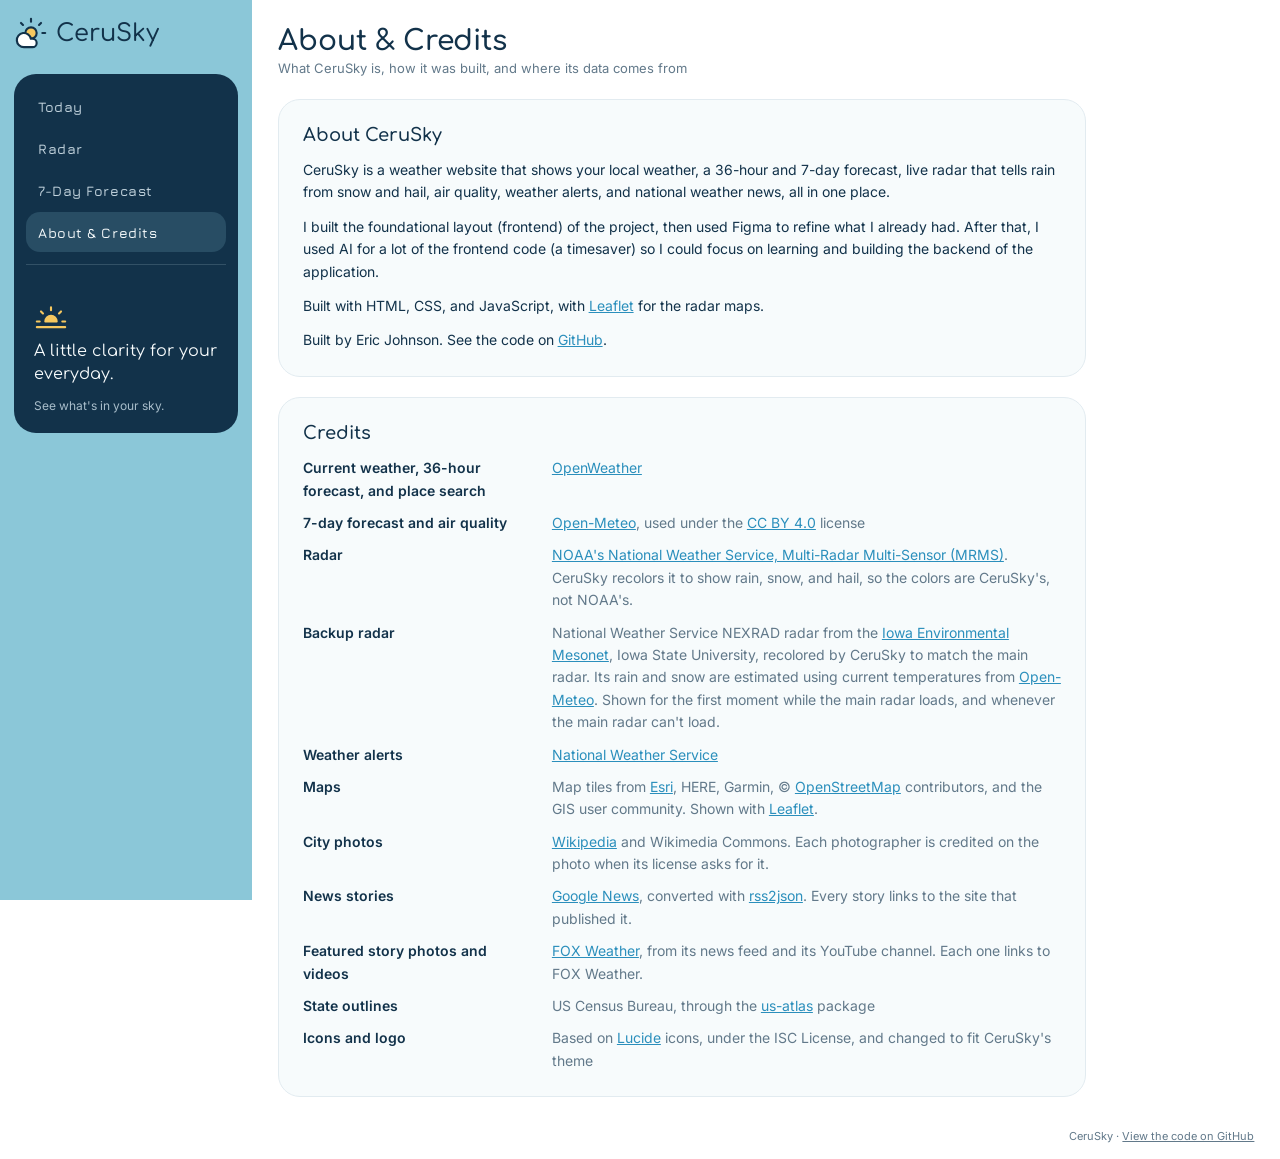
<file: homepage/about.html>
<!DOCTYPE html>
<html lang="en">
<head>
	<meta charset="UTF-8">
	<meta name="viewport" content="width=device-width, initial-scale=1.0">
	<title>About & Credits - CeruSky</title>
	<link rel="icon" href="../images/cerusky-logo.svg" type="image/svg+xml">

    <link rel="preconnect" href="https://fonts.googleapis.com">
    <link rel="preconnect" href="https://fonts.gstatic.com" crossorigin>
    <link href="https://fonts.googleapis.com/css2?family=Comfortaa:wght@400;500;600&family=Inter:wght@400;500;600;700&family=Jura:wght@500;600;700&display=swap" rel="stylesheet">
    <link rel="stylesheet" href="css/index.css">
    <link rel="stylesheet" href="css/leftpanel.css">
    <link rel="stylesheet" href="css/content.css">
    <link rel="stylesheet" href="css/pages.css">
</head>
<body>

    <svg class="IconSprite" aria-hidden="true">
        <symbol id="icon-sunrise" viewBox="0 0 24 24"><path d="M8 18a4 4 0 0 1 8 0Z" fill="#F6C85F" stroke="#F6C85F" stroke-width="1.5"/><path d="M12 8v2M4.93 10.93l1.41 1.41M19.07 10.93l-1.41 1.41M2 18h2M20 18h2M2 22h20" stroke="#F6C85F" stroke-width="1.5"/></symbol>
    </svg>

    <aside class="LeftPanel">
        <div class="CeruBox">
            <a class="CeruContainer" href="index.html" aria-label="CeruSky home">
                <img class="logo" src="../images/cerusky-logo.svg" alt="">
                <span class="span">CeruSky</span>
            </a>
        </div>

        <div class="PanelSpace">
            <!-- site.js fills in the buttons for each page -->
            <nav class="PageNav" aria-label="Pages">
                <ul class="PageLinks" id="page-links"></ul>
            </nav>

            <div class="PanelTagline">
                <svg class="Icon"><use href="#icon-sunrise"/></svg>
                <p class="TaglineMain">A little clarity for your everyday.</p>
                <p class="TaglineSub">See what's in your sky.</p>
            </div>
        </div>
    </aside>

    <div class="create">
        <main class="content AboutContent">

            <div class="PageHeading">
                <div>
                    <h1>About & Credits</h1>
                    <p class="Muted">What CeruSky is, how it was built, and where its data comes from</p>
                </div>
            </div>

            <section class="Card AboutCard" aria-labelledby="about-title">
                <h2 id="about-title">About CeruSky</h2>
                <p>CeruSky is a weather website that shows your local weather, a 36-hour and 7-day forecast, live radar that tells rain from snow and hail, air quality, weather alerts, and national weather news, all in one place.</p>
                <p>I built the foundational layout (frontend) of the project, then used Figma to refine what I already had. After that, I used AI for a lot of the frontend code (a timesaver) so I could focus on learning and building the backend of the application.</p>
                <p>Built with HTML, CSS, and JavaScript, with <a href="https://leafletjs.com/" target="_blank" rel="noopener noreferrer">Leaflet</a> for the radar maps.</p>
                <p>Built by Eric Johnson. See the code on <a href="https://github.com/Ericlamosca/CeruSky" target="_blank" rel="noopener noreferrer">GitHub</a>.</p>
            </section>

            <section class="Card AboutCard" aria-labelledby="credits-title">
                <h2 id="credits-title">Credits</h2>
                <dl class="CreditList">
                    <dt>Current weather, 36-hour forecast, and place search</dt>
                    <dd><a href="https://openweathermap.org/" target="_blank" rel="noopener noreferrer">OpenWeather</a></dd>

                    <dt>7-day forecast and air quality</dt>
                    <dd><a href="https://open-meteo.com/" target="_blank" rel="noopener noreferrer">Open-Meteo</a>, used under the <a href="https://creativecommons.org/licenses/by/4.0/" target="_blank" rel="noopener noreferrer">CC BY 4.0</a> license</dd>

                    <dt>Radar</dt>
                    <dd><a href="https://www.nssl.noaa.gov/projects/mrms/" target="_blank" rel="noopener noreferrer">NOAA's National Weather Service, Multi-Radar Multi-Sensor (MRMS)</a>. CeruSky recolors it to show rain, snow, and hail, so the colors are CeruSky's, not NOAA's.</dd>

                    <dt>Backup radar</dt>
                    <dd>National Weather Service NEXRAD radar from the <a href="https://mesonet.agron.iastate.edu/" target="_blank" rel="noopener noreferrer">Iowa Environmental Mesonet</a>, Iowa State University, recolored by CeruSky to match the main radar. Its rain and snow are estimated using current temperatures from <a href="https://open-meteo.com/" target="_blank" rel="noopener noreferrer">Open-Meteo</a>. Shown for the first moment while the main radar loads, and whenever the main radar can't load.</dd>

                    <dt>Weather alerts</dt>
                    <dd><a href="https://www.weather.gov/" target="_blank" rel="noopener noreferrer">National Weather Service</a></dd>

                    <dt>Maps</dt>
                    <dd>Map tiles from <a href="https://www.esri.com/" target="_blank" rel="noopener noreferrer">Esri</a>, HERE, Garmin, &copy; <a href="https://www.openstreetmap.org/copyright" target="_blank" rel="noopener noreferrer">OpenStreetMap</a> contributors, and the GIS user community. Shown with <a href="https://leafletjs.com/" target="_blank" rel="noopener noreferrer">Leaflet</a>.</dd>

                    <dt>City photos</dt>
                    <dd><a href="https://www.wikipedia.org/" target="_blank" rel="noopener noreferrer">Wikipedia</a> and Wikimedia Commons. Each photographer is credited on the photo when its license asks for it.</dd>

                    <dt>News stories</dt>
                    <dd><a href="https://news.google.com/" target="_blank" rel="noopener noreferrer">Google News</a>, converted with <a href="https://rss2json.com/" target="_blank" rel="noopener noreferrer">rss2json</a>. Every story links to the site that published it.</dd>

                    <dt>Featured story photos and videos</dt>
                    <dd><a href="https://www.foxweather.com/" target="_blank" rel="noopener noreferrer">FOX Weather</a>, from its news feed and its YouTube channel. Each one links to FOX Weather.</dd>

                    <dt>State outlines</dt>
                    <dd>US Census Bureau, through the <a href="https://github.com/topojson/us-atlas" target="_blank" rel="noopener noreferrer">us-atlas</a> package</dd>

                    <dt>Icons and logo</dt>
                    <dd>Based on <a href="https://lucide.dev/" target="_blank" rel="noopener noreferrer">Lucide</a> icons, under the ISC License, and changed to fit CeruSky's theme</dd>
                </dl>
            </section>

        </main>

        <footer class="SiteFooter">
            CeruSky · <a href="https://github.com/Ericlamosca/CeruSky" target="_blank" rel="noopener noreferrer">View the code on GitHub</a>
        </footer>
    </div>

    <script src="site.js"></script>
</body>
</html>
</file>
<file: homepage/css/index.css>
/*Colors and fonts used across the whole app*/

:root {
    --sky: #8BC7D8;
    --navy: #12324A;
    --accent: #2B8FBC;
    --cloud: #F7FBFC;
    --sun: #F6C85F;
    --sun-tint: #FEF5DC;
    --tint: #E9F3F8;
    --line: #E2EBF0;
    --muted: #62798A;

    --font-body: "Inter", Arial, sans-serif;
    --font-nav: "Jura", Arial, sans-serif;
    --font-brand: "Comfortaa", Arial, sans-serif;
}

* {
    box-sizing: border-box;
    margin: 0;
    padding: 0;
}

body {
    display: flex;
    background-color: white;
    color: var(--navy);
    font-family: var(--font-body);
}

button {
    border: none;
    background: none;
    color: inherit;
    font: inherit;
    cursor: pointer;
}

button:focus-visible,
input:focus-visible {
    outline: 2px solid var(--accent);
    outline-offset: 2px;
}

/*Shared icon styling*/

.IconSprite {
    display: none;
}

.Icon {
    width: 1em;
    height: 1em;
    flex-shrink: 0;

    fill: none;
    stroke: currentColor;
    stroke-width: 2;
    stroke-linecap: round;
    stroke-linejoin: round;
}
</file>
<file: homepage/css/leftpanel.css>
/*Left Panel, including logo and navigation*/

.LeftPanel {
    position: sticky;
    top: 0;
    flex-shrink: 0;

    height: 100vh;
    width: clamp(252px, 15.5vw, 296px);
    padding: 16px 14px;
    overflow-y: auto;

    background-color: var(--sky);

    display: flex;
    flex-direction: column;
    gap: 20px;
}

/*Logo and Span styling*/

.logo {
	width: 34px;
	height: auto;
	display: block;
	transition: transform 0.2s ease;
}

.CeruContainer:hover .logo {
	transform: scale(1.1);
}

.CeruContainer {
    display: inline-flex;
    align-items: center;
    gap: 8px;

    border-radius: 6px;
    text-decoration: none;
}

.CeruContainer:focus-visible {
    outline: 2px solid var(--navy);
    outline-offset: 3px;
}

.span {
    font-size: 24px;
    font-family: var(--font-brand);
    font-weight: 500;
    line-height: 1;
    color: var(--navy);

    /*Balances the "y" tail so the word centers on the logo icon*/
    margin-top: 2px;
}

/*Live weather card*/

.LiveWeather {
    flex-shrink: 0;
    min-height: 200px;
    padding: 20px 16px;

    display: flex;
    flex-direction: column;
    align-items: center;
    justify-content: center;
    gap: 6px;
    text-align: center;

    background-color: var(--cloud);
    border-radius: 22px;

    font-size: 14px;

    background-color: #F7FBFC;
}

/* The weather itself, which leftpanel.js replaces. It lines up the same way the card does. */
.LiveWeatherInfo {
    display: flex;
    flex-direction: column;
    align-items: center;
    gap: 6px;
}

/* Air quality, at the bottom of the weather card (airquality.js fills it in) */
.AirQuality {
    width: 100%;
    margin-top: 10px;
    padding-top: 12px;
    border-top: 1px solid var(--line);

    display: grid;
    justify-items: center;
    gap: 8px;
    text-align: center;
}

.AirQuality[hidden] {
    display: none;
}

.AqiLabel {
    font-family: var(--font-nav);
    font-size: 11px;
    font-weight: 700;
    letter-spacing: 0.1em;
    text-transform: uppercase;
    color: var(--muted);
}

.AqiMain {
    display: flex;
    align-items: center;
    gap: 10px;
}

/* The AQI number in a circle of its category's color */
.AqiValue {
    width: 40px;
    height: 40px;
    flex-shrink: 0;

    display: flex;
    align-items: center;
    justify-content: center;

    border: 3px solid var(--aqi-color, var(--sky));
    border-radius: 50%;

    font-size: 15px;
    font-weight: 700;
}

.AqiCategory {
    font-size: 14px;
    font-weight: 600;
    text-align: left;
}

/* The six EPA categories, each the same width, with a marker for the current reading */
.AqiScale {
    position: relative;
    width: 100%;
    height: 5px;
    border-radius: 4px;
    background: linear-gradient(to right,
        #3FB950 0 16.66%, #E3B505 16.66% 33.33%, #F08A24 33.33% 50%,
        #E5484D 50% 66.66%, #8E4EC6 66.66% 83.33%, #7E1F3B 83.33% 100%);
}

.AqiMarker {
    position: absolute;
    top: 50%;
    width: 12px;
    height: 12px;
    transform: translate(-50%, -50%);

    border: 2px solid white;
    border-radius: 50%;
    background-color: var(--navy);
    box-shadow: 0 1px 3px rgba(18, 50, 74, 0.35);
}

.AqiAdvice {
    font-size: 12px;
    line-height: 1.45;
    color: var(--muted);
}

.AqiSource {
    font-size: 10px;
    color: var(--muted);
}

.AqiSource a {
    color: inherit;
}

/* °F / °C switch, on its own row under the weather card */
.UnitRow {
    margin-top: -8px; /* Sits a little closer to the weather card it belongs to */
    padding: 0 6px;

    display: flex;
    align-items: center;
    justify-content: space-between;
    gap: 8px;
}

.UnitLabel {
    font-family: var(--font-nav);
    font-size: 12px;
    font-weight: 700;
    letter-spacing: 0.1em;
    text-transform: uppercase;
    color: var(--navy);
}

.UnitToggle {
    flex-shrink: 0;
    padding: 3px;

    display: flex;
    gap: 2px;

    background-color: var(--tint);
    border-radius: 10px;
}

.UnitToggle button {
    min-height: 26px;
    padding: 4px 9px;
    border-radius: 8px;

    font-size: 12px;
    font-weight: 600;
    color: #3E5A6E; /* Darker than the usual gray, so the unselected unit is easy to see */

    transition: background-color 0.2s ease, color 0.2s ease;
}

.UnitToggle button:hover:not(.UnitActive) {
    color: var(--navy);
}

.UnitToggle .UnitActive {
    background-color: white;
    color: var(--navy);
    box-shadow: 0 1px 3px rgba(18, 50, 74, 0.12);
}

.LiveCity {
    display: flex;
    align-items: center;
    gap: 6px;

    font-size: 14px;
    font-weight: 600;
}

.LiveCity .Icon {
    color: var(--accent);
    font-size: 16px;
}

.LiveRegion,
.LiveDetails {
    font-size: 12px;
    color: var(--muted);
}

.LiveTemp {
    font-size: 48px;
    font-weight: 400;
    line-height: 1.15;
}

.LiveTemp span {
    margin-left: 2px;
    vertical-align: super;

    font-size: 16px;
    color: var(--muted);
}

.LiveCondition {
    font-size: 16px;
    font-weight: 500;
}

.LiveWind {
    display: flex;
    align-items: center;
    gap: 6px;
    margin-top: 6px;

    font-family: var(--font-nav);
    font-size: 14px;
    font-weight: 600;
}

.LiveWindIcon {
    width: 20px;
    height: 20px;
}

.WeatherIcon {
    width: clamp(56px, 5vw, 80px);
    height: auto;
    aspect-ratio: 1;
    flex-shrink: 0;

}

/*Navigation box styling*/

.PanelSpace {
    flex-shrink: 0;
    padding: 12px;

    display: flex;
    flex-direction: column;
    gap: 15px;

    background-color: var(--navy);
    border-radius: 22px;
}

.PanelLabel {
    font-family: var(--font-nav);
    font-size: 12px;
    font-weight: 700;
    letter-spacing: 0.1em;
    text-transform: uppercase;
    color: #B5CAD6;
}

.PanelBox {
    width: 100%;
    min-height: 46px;
    padding: 10px 12px;

    display: flex;
    align-items: center;
    gap: 12px;

    transition: background-color 0.5s ease, color 0.5s ease;

    font-family: var(--font-nav);
    font-size: clamp(14px, 1vw, 16px);
    font-weight: 600;
    letter-spacing: 0.04em;
    text-align: left;
    color: #C3D4DE;

    border-radius: 14px;
}

.PanelBox:hover {
    background-color: var(--accent);
    color: var(--cloud);
}

/* Saved cities and recent searches */
.PanelSection {
    display: flex;
    flex-direction: column;
    gap: 6px;
}

.PlaceList {
    list-style: none;

    display: flex;
    flex-direction: column;
    gap: 2px;
}

.PlaceItem {
    display: flex;
    align-items: center;
    gap: 4px;
}

.PlaceItem .PanelBox {
    min-height: 40px;
}

/* The city or page you're on right now */
.PanelBox[aria-current] {
    background-color: rgba(139, 199, 216, 0.18);
    color: var(--cloud);
}

/* Page buttons (site.js builds them). They're links, styled like the other panel buttons. */
.PageNav {
    padding-bottom: 12px;
    border-bottom: 1px solid rgba(181, 202, 214, 0.2);
}

.PageLinks {
    list-style: none;

    display: flex;
    flex-direction: column;
    gap: 2px;
}

.PageLinks .PanelBox {
    min-height: 40px;
    text-decoration: none;
}

.PlaceRemove {
    flex-shrink: 0;
    width: 32px;
    height: 32px;

    border-radius: 50%;

    font-size: 18px;
    line-height: 1;
    color: #A8BDCA;

    transition: background-color 0.3s ease, color 0.3s ease;
}

.PlaceRemove:hover {
    background-color: rgba(247, 251, 252, 0.12);
    color: var(--cloud);
}

.PanelEmpty {
    padding: 0 12px;

    font-size: 12px;
    line-height: 1.45;
    color: #A8BDCA;
}

.PanelEmpty[hidden] {
    display: none;
}

.PanelTagline {
    margin-top: 16px;
    padding: 0 8px 8px;
}

.PanelTagline .Icon {
    color: var(--sun);
    font-size: 34px;
}

.TaglineMain {
    margin-top: 6px;

    font-family: var(--font-brand);
    font-size: 16px;
    line-height: 1.45;
    color: var(--cloud);
}

.TaglineSub {
    margin-top: 12px;
    font-size: 12px;
    color: #A8BDCA;
}
</file>
<file: homepage/css/content.css>
/* Container for the entire page content*/

.create {
    flex: 1;
    min-width: 0;
}

.Muted {
    font-size: 13px;
    line-height: 1.5;
    color: var(--muted);
}

/* -------- */

/* Header, including the Search Bar, Submit, location, and units*/

.Header {
    min-height: 88px;
    padding: 12px clamp(16px, 2vw, 28px);

    border-bottom: 1px solid var(--line);

    display: flex;
    flex-wrap: wrap;
    align-items: center;
    justify-content: space-between;
    gap: 12px 24px;
}

.SearchBox {
    position: relative;
    flex: 0 1 310px;
    min-width: 220px;

    display: flex;
    align-items: center;
}

.SearchIcon {
    position: absolute;
    left: 14px;

    font-size: 16px;
    color: var(--muted);
    pointer-events: none;
}

.SearchBar {
    width: 100%;
    height: 44px;
    padding: 0 48px 0 40px;

    border: 1px solid var(--line);
    border-radius: 30px;
    background-color: var(--cloud);

    font-family: var(--font-body);
    font-size: 13px;
    color: var(--navy);
}

.SearchBar:focus {
    outline: none;
    border: 2px solid var(--sky);
}

.SearchSubmit {
    position: absolute;
    right: 6px;

    width: 32px;
    height: 32px;

    border-radius: 50%;
    background-color: var(--sky);
    color: var(--navy);

    display: flex;
    align-items: center;
    justify-content: center;

    font-size: 17px;
}

/* Sits under the search bar so the header doesn't jump when it appears */
.SearchMessage {
    position: absolute;
    top: calc(100% + 4px);
    left: 16px;
    right: 0;

    font-size: 12px;
    color: var(--muted);
}

.SearchMessage[hidden] {
    display: none;
}


/* -------- */

/* Page heading above the cards */

.content {
    padding: 24px clamp(16px, 2vw, 28px) 32px;
    display: grid;
    gap: 20px;
}

.PageHeading {
    display: flex;
    flex-wrap: wrap;
    align-items: flex-start;
    justify-content: space-between;
    gap: 8px 24px;
}

h1 {
    font-family: var(--font-brand);
    font-size: clamp(21px, 1.2rem + 0.7vw, 30px);
    font-weight: 600;
    line-height: 1.25;
}

/* The city name with its Save button beside it */
.PageTitle {
    display: flex;
    flex-wrap: wrap;
    align-items: center;
    gap: 6px 12px;
}

.SaveCity {
    min-height: 32px;
    padding: 4px 12px;

    display: inline-flex;
    align-items: center;
    gap: 6px;

    border: 1px solid var(--line);
    border-radius: 30px;
    background-color: var(--cloud);

    font-size: 12px;
    font-weight: 600;
    color: var(--navy);

    transition: background-color 0.3s ease;
}

.SaveCity[hidden] {
    display: none;
}

.SaveCity:hover:not(:disabled) {
    background-color: var(--tint);
}

/* Drawn like the CeruSky logo: a thin navy outline, white until saved, then sun yellow */
.SaveCity .Icon {
    font-size: 16px;
    fill: #FFFFFF;
    stroke: var(--navy);
    stroke-width: 1.5;
    transition: fill 0.3s ease;
}

.SaveCity[aria-pressed="true"] {
    border-color: var(--sun);
    background-color: var(--sun-tint);
}

.SaveCity[aria-pressed="true"] .Icon {
    fill: var(--sun);
}

.SaveCity:disabled {
    cursor: default;
    color: var(--muted);
}

.PageDate {
    display: grid;
    gap: 4px;
    justify-items: end;
}

.DateLine {
    font-size: 13px;
    font-weight: 500;
}

/* -------- */

/* Forecast, Radar, and News Cards */

/* Open forecast: keep the other cards at their normal height */
.interactive:has(.ForecastDetails:not([hidden])) {
    align-items: start;
}

.interactive {
    display: grid;
    grid-template-columns: repeat(3, minmax(0, 1fr));
    gap: 16px;
}

.Card {
    min-width: 0;
    padding: 20px 16px;

    display: flex;
    flex-direction: column;
    gap: 14px;

    border: 1px solid var(--line);
    border-radius: 22px;

    background-color: var(--cloud);
}

.CardHeader {
    display: flex;
    align-items: center;
    gap: 12px;
}

h2 {
    font-family: var(--font-brand);
    font-size: 18px;
    font-weight: 600;
    line-height: 1.3;
}

h3 {
    font-size: 14px;
    font-weight: 600;
    line-height: 1.4;
}

.SectionLabel {
    font-family: var(--font-nav);
    font-size: 12px;
    font-weight: 700;
    letter-spacing: 0.1em;
    text-transform: uppercase;
    color: var(--muted);
}

.CardButton {
    margin-top: auto;
    min-height: 46px;
    padding: 10px 16px;

    display: flex;
    align-items: center;
    justify-content: center;
    gap: 8px;

    background-color: var(--sky);
    border-radius: 12px;

    font-size: 13px;
    font-weight: 600;
    color: var(--navy);

    transition: background-color 0.3s ease;
}

.CardButton:hover {
    background-color: #76B8CB;
}

.SunIcon {
    color: var(--sun);
}

.MoonIcon {
    color: var(--accent);
}

/* 36-Hour Forecast */

.ForecastSummary {
    padding: 12px 14px;

    display: flex;
    align-items: center;
    gap: 10px;

    background-color: var(--sun-tint);
    border-radius: 12px;

    font-size: 13px;
    line-height: 1.4;
}

.ForecastSummary .ForecastIcon {
    width: 26px;
    height: 26px;
}

.HourlyRow {
    display: grid;
    grid-template-columns: repeat(4, minmax(0, 1fr));
    padding-bottom: 14px;
    border-bottom: 1px solid var(--line);
}

.Hour {
    display: grid;
    gap: 6px;
    justify-items: center;
}

.HourTime {
    font-size: 12px;
    color: var(--muted);
}

.HourNow {
    font-weight: 600;
    color: var(--accent);
}

.ForecastIcon {
    display: block;
    flex-shrink: 0;
    width: 34px;
    height: 34px;
}

.HourTemp {
    font-size: 16px;
    font-weight: 600;
}

.ForecastPeriods {
    display: grid;
    gap: 14px;
}

.ForecastDetails {
    display: grid;
    gap: 12px;
    padding-top: 14px;
    border-top: 1px solid var(--line);
}

.ForecastDetails[hidden] {
    display: none;
}

.TableScroll {
    overflow-x: auto;
}

.HourlyTable {
    width: 100%;
    border-collapse: collapse;

    font-size: 12px;
    text-align: left;
    white-space: nowrap;
}

.HourlyTable th,
.HourlyTable td {
    padding: 6px 8px 6px 0;
    border-bottom: 1px solid var(--line);
}

.HourlyTable thead th {
    font-weight: 600;
    color: var(--muted);
}

.HourlyTable tbody th {
    font-weight: 600;
}

.TableTemp {
    display: flex;
    align-items: center;
    gap: 4px;
}

.TableTemp .ForecastIcon {
    width: 22px;
    height: 22px;
}

.Period {
    display: flex;
    justify-content: space-between;
    align-items: flex-start;
    gap: 12px;
}

.Period + .Period {
    padding-top: 14px;
    border-top: 1px solid var(--line);
}

.PeriodText {
    min-width: 0;
    display: grid;
    gap: 4px;
}

.PeriodName {
    font-size: 15px;
    font-weight: 600;
}

.PeriodName span {
    margin-left: 6px;

    font-size: 12px;
    font-weight: 400;
    text-transform: uppercase;
    color: var(--muted);
}

.PeriodStats {
    display: flex;
    flex-wrap: wrap;
    gap: 4px 14px;
    margin-top: 4px;

    font-size: 12px;
    color: var(--muted);
}

.PeriodStats span {
    display: flex;
    align-items: center;
    gap: 6px;
}

.PeriodStats .Icon {
    font-size: 14px;
    color: var(--accent);
}

.PeriodTemp {
    flex-shrink: 0;
    display: flex;
    align-items: center;
    gap: 8px;

    font-size: 24px;
}

/* Radar */

/* Keeps a map shape at any card width, without growing too tall */
.RadarMap {
    position: relative;
    overflow: hidden;
    flex-shrink: 0;
    width: 100%;
    aspect-ratio: 16 / 10;
    min-height: 220px;
    max-height: 380px;
    border-radius: 14px;
}

#radar-map-view {
    width: 100%;
    height: 100%;
}

/* The map's credits (required by Esri, OpenStreetMap, and the radar sources).
   Smaller text, kept to the right of the play button so they never cover it. */
.RadarMap .leaflet-control-attribution {
    max-width: calc(100% - 130px);
    padding: 2px 6px;

    border-top-left-radius: 8px;
    background-color: rgba(255, 255, 255, 0.85);

    font-size: 9px;
    line-height: 1.35;
    text-align: right;
}

.RadarPlayback {
    position: absolute;
    z-index: 1000; /* Above the map's credits */
    left: 8px;
    bottom: 8px;
    padding: 3px 8px 3px 3px;

    display: flex;
    align-items: center;
    gap: 6px;

    background-color: white;
    border-radius: 16px;

    font-size: 12px;
    font-weight: 600;
    font-variant-numeric: tabular-nums;
}

.RadarPlayback button {
    width: 26px;
    height: 26px;

    display: flex;
    align-items: center;
    justify-content: center;

    background-color: var(--tint);
    border-radius: 50%;

    font-size: 9px;
    color: var(--navy);
}

.RadarPlayback button[hidden] {
    display: none;
}

.ZoomControls {
    position: absolute;
    z-index: 500;
    top: 3.5%;
    right: 2.2%;

    display: grid;
    background-color: white;
    border-radius: 8px;
}

.ZoomControls button {
    width: 30px;
    height: 30px;

    display: flex;
    align-items: center;
    justify-content: center;

    font-size: 16px;
}

/* The forecast bars under the radar key, set apart with a line so they don't read as part of the radar */
.RadarTimelineBlock {
    padding-top: 14px;
    border-top: 1px solid var(--line);

    display: grid;
    gap: 8px;
}

.RadarTimeline {
    display: grid;
    grid-template-columns: repeat(12, minmax(0, 1fr));
    gap: 4px;
}

.TimelineStep {
    min-width: 0;
    display: grid;
    gap: 4px;
}

.TimelineBarArea {
    height: 46px;
    display: flex;
    align-items: flex-end;

    border-bottom: 1px solid var(--line);
}

.TimelineBar {
    width: 100%;
    min-height: 2px;
    border-radius: 3px 3px 0 0;
}

.TimelineLabel {
    min-height: 14px;
    font-size: 11px;
    white-space: nowrap;
    color: var(--muted);
}

.RadarLegend {
    display: flex;
    flex-wrap: wrap;
    align-items: center;
    gap: 6px 16px;

    font-size: 12px;
    color: var(--muted);
}

.LegendItem {
    display: flex;
    align-items: center;
    gap: 6px;
}

/* "Backup radar: can't tell rain from snow", next to the backup's key */
.LegendNote {
    font-size: 11px;
    font-style: italic;
}

/* Same colors as RADAR_COLORS in radar.js, light on the left to heavy on the right */
.LegendScale {
    width: 64px;
    height: 6px;
    border-radius: 4px;
}

.RainScale {
    background: linear-gradient(to right, #9BE08F, #4CC14C, #1E8C2E, #F6E33B, #F5A623, #E8501C, #C8102E, #9B1B6E);
}

.SnowScale {
    background: linear-gradient(to right, #C4E4FA, #8CC8F5, #5AA6EA, #2F7FD6, #1858B8, #0B3A8C);
}

.HailScale {
    width: 24px;
    background: linear-gradient(to right, #FF7AD1, #D61FA8);
}

/* Shown instead of the three keys when the backup radar is on.
   These are the National Weather Service's standard radar colors, which the backup uses. */
.BackupScale {
    width: 96px;
    background: linear-gradient(to right, #04E9E7, #019FF4, #02FD02, #008E00, #FDF802, #FD9500, #FD0000, #F800FD);
}

/* The forecast bars under the map still use these blues */

.Level1 { background-color: #C9E6EF; }
.Level2 { background-color: var(--sky); }
.Level3 { background-color: #4FA9CB; }
.Level4 { background-color: var(--accent); }
.Level5 { background-color: var(--navy); }

.RadarNote {
    padding-top: 14px;
    border-top: 1px solid var(--line);

    display: flex;
    gap: 12px;
}

/* "Full radar" link in the Local Radar card's header */
.CardLink {
    margin-left: auto;
    padding: 6px 12px;

    display: inline-flex;
    align-items: center;
    gap: 6px;
    flex-shrink: 0;

    border: 1px solid var(--line);
    border-radius: 30px;
    background-color: white;

    font-size: 12px;
    font-weight: 600;
    color: var(--navy);
    text-decoration: none;

    transition: background-color 0.3s ease;
}

.CardLink:hover {
    background-color: var(--tint);
}

.CardLink .Icon {
    color: var(--accent);
}

/* Small "where this data comes from" line, used on the Radar and 7-Day Forecast pages */
.DataSource {
    font-size: 12px;
    color: var(--muted);
}

.DataSource a {
    color: inherit;
}

/* -------- Weather alert banner, top of the homepage -------- */

.AlertBanner {
    overflow: hidden;

    display: grid;
    grid-template-columns: auto minmax(0, 1fr) auto;
    align-items: center;

    border-radius: 14px;
    background-color: #C62828;
    color: white;
    box-shadow: 0 6px 18px rgba(198, 40, 40, 0.25);
}

.AlertBanner[hidden] {
    display: none;
}

.AlertLabel {
    height: 100%;
    padding: 10px 14px;

    display: flex;
    align-items: center;
    gap: 8px;

    background-color: #9E1B1B;

    font-family: var(--font-nav);
    font-size: 13px;
    font-weight: 700;
    letter-spacing: 0.06em;
    text-transform: uppercase;
    white-space: nowrap;
}

.AlertLabel .Icon {
    font-size: 18px;
}

/* The text starts just past the right edge and glides left until it's gone, then repeats */
.AlertTrack {
    overflow: hidden;
    padding: 10px 0;
}

.AlertText {
    display: inline-block;
    padding-left: 100%;

    font-size: 14px;
    font-weight: 600;
    white-space: pre; /* Keeps the extra spaces between alerts */

    animation: AlertGlide var(--glide-time, 20s) linear infinite;
}

/* Hovering stops the text so it's easy to read */
.AlertBanner:hover .AlertText {
    animation-play-state: paused;
}

@keyframes AlertGlide {
    from { transform: translateX(0); }
    to { transform: translateX(-100%); }
}

.AlertSource {
    padding: 0 14px;

    font-size: 11px;
    white-space: nowrap;
    opacity: 0.85;
}

.AlertSource a {
    color: inherit;
}

/* People who ask their device to reduce motion get the text standing still, wrapped onto lines */
@media (prefers-reduced-motion: reduce) {
    .AlertText {
        padding-left: 14px;
        padding-right: 14px;
        white-space: normal;
        animation: none;
    }
}

/* Weather News */

.NewsPhoto {
    position: relative;
    overflow: hidden;

    /* The width has to be set, or the minimum height makes the box grow wider than its card */
    width: 100%;
    aspect-ratio: 710 / 211;
    min-height: 130px;

    background-color: var(--sky);
    border-radius: 14px;
}

.NewsPhoto img {
    display: block;
    width: 100%;
    height: 100%;
    object-fit: cover;
}

.NewsPhoto img[hidden],
.CityMap[hidden] {
    display: none;
}

/* While the photo is being found: a soft pulse instead of a flash of the state map */
.NewsPhoto.IsLoading {
    animation: PhotoLoading 1.2s ease-in-out infinite alternate;
}

/* The photo or state map fades in once it's ready */
.NewsPhoto img,
.CityMap {
    animation: PhotoFadeIn 0.4s ease;
}

@keyframes PhotoLoading {
    from { background-color: var(--sky); }
    to { background-color: var(--tint); }
}

@keyframes PhotoFadeIn {
    from { opacity: 0; }
    to { opacity: 1; }
}

@media (prefers-reduced-motion: reduce) {
    .NewsPhoto.IsLoading,
    .NewsPhoto img,
    .CityMap {
        animation: none;
    }
}

.CityMap {
    width: 100%;
    height: 100%;
}

.CityMap svg {
    display: block;
    width: 100%;
    height: 100%;
}

.NewsBadge {
    position: absolute;
    left: 10px;
    bottom: 10px;
    padding: 4px 10px;

    background-color: white;
    border-radius: 20px;

    font-size: 11px;
    font-weight: 600;
    letter-spacing: 0.04em;
    text-transform: uppercase;
}

/* Credit for photos whose license asks for one. Small, in the corner across from the city name. */
.PhotoCredit {
    position: absolute;
    right: 8px;
    bottom: 8px;
    max-width: 55%;
    padding: 2px 8px;

    overflow: hidden;
    white-space: nowrap;
    text-overflow: ellipsis;

    background-color: rgba(18, 50, 74, 0.6);
    border-radius: 20px;

    font-size: 10px;
    color: var(--cloud);
}

.PhotoCredit[hidden] {
    display: none;
}

.PhotoCredit a {
    color: inherit;
}

.NewsHeadline {
    font-size: 18px;
    line-height: 1.3;
}

.LocalOutlook {
    padding-top: 14px;
    border-top: 1px solid var(--line);

    display: grid;
    gap: 10px;
}

.NewsSource {
    display: flex;
    justify-content: space-between;
    align-items: center;
    gap: 12px;

    font-size: 12px;
    color: var(--muted);
}

.NewsSource .Icon {
    font-size: 15px;
    color: var(--accent);
}

.NationalNews {
    display: grid;
    gap: 4px;
}

.NewsList {
    list-style: none;
}

/* Featured story: the most important story, with its YouTube video or a CeruSky thumbnail */
.FeaturedStory[hidden] {
    display: none;
}

.FeaturedVideo,
.FeaturedLink {
    display: grid;
    gap: 6px;
    align-content: start;

    color: var(--accent);
    text-decoration: none;
}

.FeaturedLink:hover .NewsLinkTitle {
    color: var(--navy);
}

.FeaturedLink:focus-visible,
.VideoThumbnail:focus-visible {
    outline: 2px solid var(--accent);
    outline-offset: 2px;
}

.FeaturedTitle {
    font-size: 14px;
}

.FeaturedThumbnail {
    position: relative;
    overflow: hidden;
    display: block;
    width: 100%;
    aspect-ratio: 16 / 9;
    margin-bottom: 4px;

    border: 0;
    border-radius: 14px;
    background-color: var(--navy);
    box-shadow: 0 6px 16px rgba(18, 50, 74, 0.22);
}

.VideoThumbnail {
    padding: 0;
    cursor: pointer;
}

/* A story's own photo fills the box, and zooms in a little on hover like the video thumbnail */
.PhotoThumbnail img {
    display: block;
    width: 100%;
    height: 100%;
    object-fit: cover;
    transition: transform 0.3s ease;
}

.FeaturedLink:hover .PhotoThumbnail img {
    transform: scale(1.04);
}

/* YouTube's thumbnails have black bars, so the image fills the box and crops them off */
.VideoThumbnail img {
    display: block;
    width: 100%;
    height: 100%;
    object-fit: cover;
    transition: transform 0.3s ease;
}

.VideoThumbnail:hover img {
    transform: scale(1.04);
}

/* Soft navy fade so the play button and the page colors tie into the image */
.VideoThumbnail::after {
    content: "";
    position: absolute;
    inset: 0;
    background: linear-gradient(to top, rgba(18, 50, 74, 0.55), rgba(18, 50, 74, 0) 55%);
    pointer-events: none;
}

.VideoPlay {
    position: absolute;
    z-index: 1;
    top: 50%;
    left: 50%;
    transform: translate(-50%, -50%);
    width: 52px;
    height: 52px;
    padding-left: 3px;

    display: flex;
    align-items: center;
    justify-content: center;

    background-color: rgba(247, 251, 252, 0.9);
    border-radius: 50%;
    box-shadow: 0 2px 8px rgba(18, 50, 74, 0.3);

    font-size: 18px;
    color: var(--navy);

    transition: transform 0.2s ease;
}

.VideoThumbnail:hover .VideoPlay {
    transform: translate(-50%, -50%) scale(1.1);
}

iframe.FeaturedThumbnail {
    box-shadow: none;
}

@media (prefers-reduced-motion: reduce) {
    .VideoThumbnail img,
    .PhotoThumbnail img,
    .VideoPlay {
        transition: none;
    }
}

.NewsLink {
    padding: 10px 0;
    border-bottom: 1px solid var(--line);

    display: grid;
    gap: 2px;

    color: var(--accent);
    text-decoration: none;
}

.NewsLinkTitle {
    font-size: 13px;
    font-weight: 600;
    line-height: 1.35;
    text-decoration: underline;
    text-underline-offset: 2px;
}

.NewsLink:hover .NewsLinkTitle {
    color: var(--navy);
}

.NewsLinkMeta {
    display: flex;
    align-items: center;
    gap: 4px;

    font-size: 12px;
    color: var(--muted);
}

.NewsLink:focus-visible {
    outline: 2px solid var(--accent);
    outline-offset: 2px;
}

.NationalCities {
    display: grid;
    gap: 8px;
}

.CityWeatherGrid {
    display: grid;
    grid-template-columns: repeat(auto-fit, minmax(min(100%, 140px), 1fr));
    gap: 8px 16px;
}

.CityWeather {
    min-width: 0;

    /* The padding gives the hover color room, and the negative margin keeps the icons lined up with the label above */
    width: calc(100% + 16px);
    padding: 4px 8px;
    margin: 0 -8px;

    display: flex;
    align-items: center;
    gap: 8px;

    border-radius: 10px;

    font-size: 13px;
    text-align: left;

    transition: background-color 0.3s ease;
}

/* Each city is a button that loads it */
.CityWeather:hover {
    background-color: var(--tint);
}

.CityWeather:hover .CityWeatherName {
    color: var(--accent);
}

.CityWeather .ForecastIcon {
    width: 28px;
    height: 28px;
}

.CityWeatherName {
    flex: 1;
    min-width: 0;
}

.CityWeatherTemp {
    font-weight: 600;
}

.NewsItem {
    display: flex;
    gap: 12px;
}

.NewsItem + .NewsItem {
    padding-top: 14px;
    border-top: 1px solid var(--line);
}

.NewsTopic {
    font-size: 11px;
    font-weight: 600;
    letter-spacing: 0.06em;
    text-transform: uppercase;
    color: var(--accent);
}

.NewsMeta {
    margin-top: 4px;
    font-size: 12px;
    color: var(--muted);
}

/* -------- */

/* Footer */

.SiteFooter {
    padding: 0 clamp(16px, 2vw, 28px) 16px;

    font-size: 11px;
    text-align: right;
    color: var(--muted);
}

.SiteFooter a {
    color: inherit;
}

/* -------- */

/* Smaller screens */

/* These follow the space the cards actually have, so they account for the left panel */
.content {
    container-type: inline-size;
}

/* Two cards side by side, with the national card across the full width below */
@container (max-width: 1040px) {
    .interactive {
        grid-template-columns: repeat(2, minmax(0, 1fr));
    }

    .CardButton {
        margin-top: 4px;
    }

    .WeatherCard3 {
        grid-column: 1 / -1;

        display: grid;
        grid-template-columns: repeat(2, minmax(0, 1fr));
        gap: 14px 20px;
    }

    .WeatherCard3 .CardHeader,
    .WeatherCard3 .NationalCities,
    .WeatherCard3:has(.FeaturedStory[hidden]) .NationalNews {
        grid-column: 1 / -1;
    }
}

/* One card per row */
@container (max-width: 680px) {
    .interactive,
    .WeatherCard3 {
        grid-template-columns: minmax(0, 1fr);
    }

    .RadarMap {
        aspect-ratio: 4 / 3;
    }
}

/* The phone-only logo in the header stays hidden on bigger screens */
.HeaderLogo {
    display: none;
}

/* Phones: one column. The order from top to bottom is
   1. logo and search bar, 2. the left panel (weather, saved cities), 3. forecast, radar, and news. */
@media (max-width: 760px) {
    body {
        flex-direction: column;
    }

    /* Lets the header, cards, and footer be placed in their own order, outside their wrapper */
    .create {
        display: contents;
    }

    .Header {
        order: 1;
        min-height: 0;
    }

    .LeftPanel {
        order: 2;
        position: static;
        width: 100%;
        height: auto;
        gap: 14px;
    }

    .content {
        order: 3;
    }

    .SiteFooter {
        order: 4;
    }

    /* The logo moves from the panel to the header */
    .HeaderLogo {
        display: inline-flex;
    }

    /* Only on pages with a header logo. The other pages keep the logo in the panel. */
    body:has(.HeaderLogo) .LeftPanel .CeruBox {
        display: none;
    }

    /* Saves space at the top of a small screen */
    .PanelTagline {
        display: none;
    }

    /* Hides Saved cities and Recent searches until there's at least one city in them */
    .PanelSection:not(:has(.PlaceItem)) {
        display: none;
    }

    /* The page buttons sit in a row and wrap, instead of one per line */
    .PageNav {
        padding-bottom: 0;
        border-bottom: none;
    }

    .PageLinks {
        flex-direction: row;
        flex-wrap: wrap;
    }

    .PageLinks .PanelBox {
        width: auto;
        min-height: 38px;
        padding: 6px 12px;
    }

    .AlertBanner {
        grid-template-columns: 1fr;
    }

    .AlertSource {
        display: none;
    }

    .PageDate {
        justify-items: start;
    }
}

@media (max-width: 420px) {
    .Card {
        padding: 16px 12px;
    }

    .SearchBox {
        flex-basis: 100%;
    }

    .NewsBadge {
        max-width: calc(100% - 20px);
        white-space: nowrap;
        overflow: hidden;
        text-overflow: ellipsis;
    }
}
</file>
<file: homepage/css/pages.css>
/* Styles for the Radar, 7-Day Forecast, and About & Credits pages.
   They also use index.css, leftpanel.css, and content.css, the same as the homepage. */

/* -------- Radar page -------- */

.RadarPageCard {
    gap: 16px;
}

/* Taller than the homepage card's map, and fills most of the screen */
.RadarMap.RadarMapLarge {
    aspect-ratio: auto;
    height: max(420px, calc(100vh - 330px));
    max-height: none;
}

.RadarSliderRow {
    display: flex;
    align-items: center;
    gap: 12px;
}

.RadarSliderRow input {
    flex: 1;
    accent-color: var(--accent);
}

/* -------- 7-Day Forecast page -------- */

.WeekCard {
    gap: 8px;
}

.WeekList {
    list-style: none;
}

/* One day per row: name, icon, conditions, rain, wind, then the low-to-high bar */
.DayRow {
    padding: 14px 4px;

    display: grid;
    grid-template-columns: 120px 44px minmax(120px, 1fr) 64px 76px minmax(200px, 1.2fr);
    align-items: center;
    gap: 12px;

    border-bottom: 1px solid var(--line);
}

.DayRow:last-child {
    border-bottom: none;
}

.DayName {
    display: grid;
    gap: 2px;
}

.DayName strong {
    font-size: 15px;
}

.DayIcon {
    width: 40px;
    height: 40px;
}

.DayCondition {
    font-size: 14px;
}

.DayStat {
    display: flex;
    align-items: center;
    gap: 5px;

    font-size: 13px;
    color: var(--muted);
}

.DayStat .Icon {
    color: var(--accent);
}

.DayTemps {
    display: flex;
    align-items: center;
    gap: 10px;
}

.DayLow {
    width: 38px;
    text-align: right;
    color: var(--muted);
}

.DayHigh {
    width: 38px;
    font-weight: 600;
}

/* The week's full temperature range, with this day's part filled in from cool blue to sunny yellow */
.TempRange {
    position: relative;
    flex: 1;
    height: 6px;

    border-radius: 4px;
    background-color: var(--tint);
}

.TempRange i {
    position: absolute;
    top: 0;
    bottom: 0;

    border-radius: 4px;
    background: linear-gradient(to right, var(--sky), var(--sun));
}

/* Smaller screens: the conditions, rain, and wind move to a second line */
@container (max-width: 760px) {
    .DayRow {
        grid-template-columns: 96px 40px minmax(0, 1fr);
        grid-template-areas:
            "name icon temps"
            "name condition condition"
            "name rain wind";
        gap: 4px 12px;
    }

    .DayName { grid-area: name; }
    .DayIcon { grid-area: icon; }
    .DayTemps { grid-area: temps; }
    .DayCondition { grid-area: condition; }
    .DayRain { grid-area: rain; }
    .DayWind { grid-area: wind; }
}

/* -------- About & Credits page -------- */

.AboutContent {
    max-width: 860px;
}

.AboutCard {
    gap: 12px;
    padding: 24px;

    font-size: 14px;
    line-height: 1.6;
}

.AboutCard a {
    color: var(--accent);
}

.CreditList {
    display: grid;
    grid-template-columns: minmax(180px, 0.9fr) 2fr;
    gap: 10px 20px;
}

.CreditList dt {
    font-weight: 600;
}

.CreditList dd {
    color: var(--muted);
}

@media (max-width: 600px) {
    .CreditList {
        grid-template-columns: 1fr;
        gap: 2px;
    }

    .CreditList dd {
        margin-bottom: 10px;
    }
}
</file>
